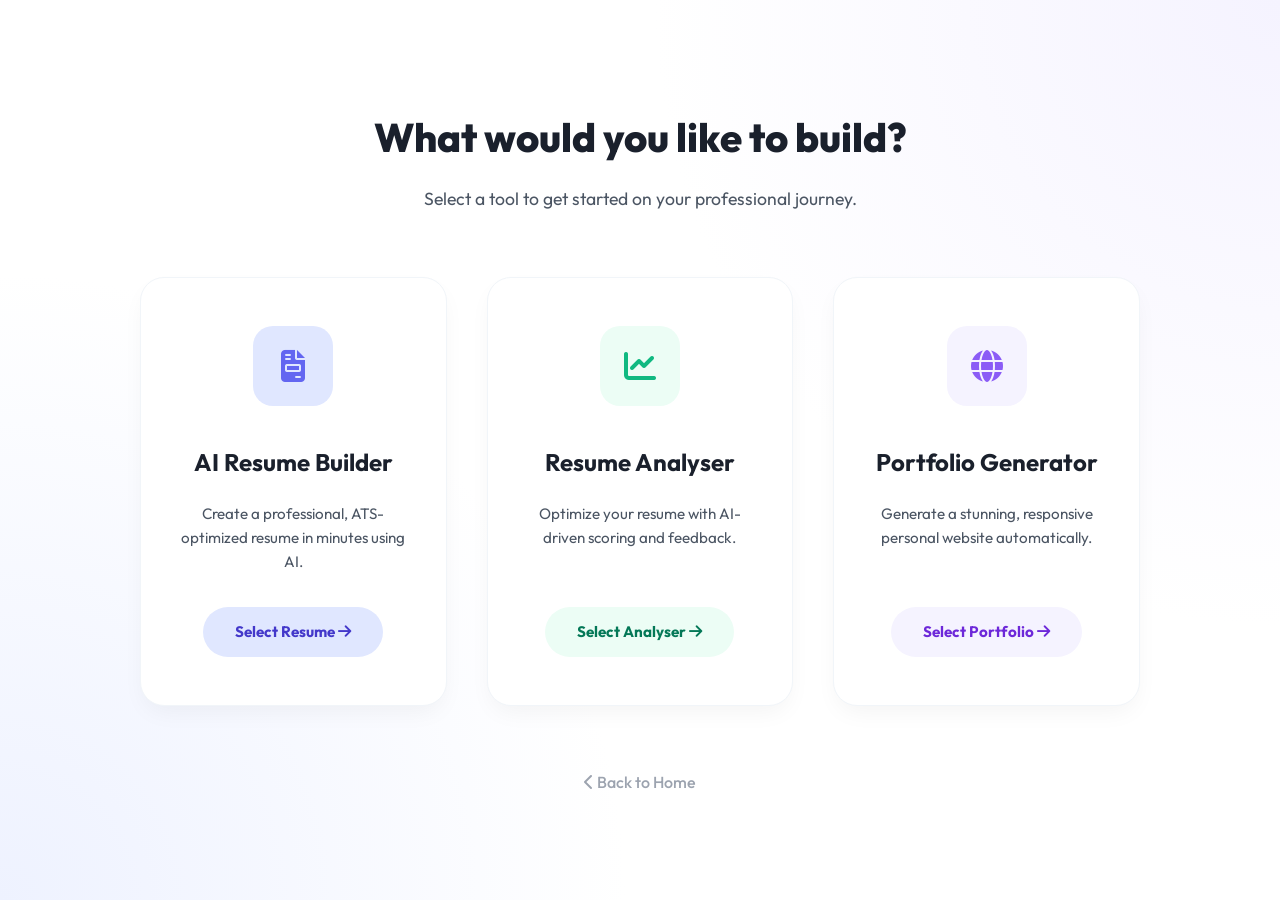
<file: choose.html>
<!DOCTYPE html>
<html lang="en">

<head>
    <meta charset="UTF-8">
    <meta name="viewport" content="width=device-width, initial-scale=1.0">
    <title>Select Tool | SmartProfileBuilder</title>
    <link rel="preconnect" href="https://fonts.googleapis.com">
    <link rel="preconnect" href="https://fonts.gstatic.com" crossorigin>
    <link href="https://fonts.googleapis.com/css2?family=Outfit:wght@300;400;500;600;700&display=swap" rel="stylesheet">
    <link rel="stylesheet" href="https://cdnjs.cloudflare.com/ajax/libs/font-awesome/6.4.0/css/all.min.css">
    <link rel="stylesheet" href="style.css">
    <style>
        .choose-body {
            background: radial-gradient(circle at top right, #f5f3ff 0%, transparent 40%),
                radial-gradient(circle at bottom left, #eef2ff 0%, transparent 40%);
            min-height: 100vh;
            display: flex;
            align-items: center;
            justify-content: center;
            padding: 2rem;
        }

        .selection-container {
            max-width: 1000px;
            width: 100%;
            text-align: center;
        }

        .selection-header {
            margin-bottom: 4rem;
        }

        .selection-header h1 {
            font-size: 2.5rem;
            font-weight: 800;
            color: #1a202c;
            margin-bottom: 1rem;
        }

        .selection-header p {
            color: var(--text-muted);
            font-size: 1.1rem;
        }

        .card-grid {
            display: grid;
            grid-template-columns: 1fr 1fr;
            gap: 2.5rem;
        }

        .choice-card {
            background: #ffffff;
            border-radius: 24px;
            padding: 3rem 2rem;
            text-align: center;
            text-decoration: none;
            color: inherit;
            transition: all 0.4s cubic-bezier(0.4, 0, 0.2, 1);
            border: 1px solid #f1f5f9;
            box-shadow: 0 10px 25px -5px rgba(0, 0, 0, 0.05);
            display: flex;
            flex-direction: column;
            align-items: center;
            position: relative;
            overflow: hidden;
            height: 100%; /* Ensure all cards have same height */
        }

        .card-content {
            flex-grow: 1;
            display: flex;
            flex-direction: column;
            align-items: center;
        }

        .choice-card::before {
            content: '';
            position: absolute;
            top: 0;
            left: 0;
            width: 100%;
            height: 6px;
            background: var(--primary);
            opacity: 0;
            transition: var(--transition);
        }

        .choice-card:hover {
            transform: translateY(-10px);
            box-shadow: 0 25px 50px -12px rgba(99, 102, 241, 0.15);
            border-color: var(--primary-light);
        }

        .choice-card:hover::before {
            opacity: 1;
        }

        .icon-box {
            width: 80px;
            height: 80px;
            border-radius: 20px;
            display: flex;
            align-items: center;
            justify-content: center;
            font-size: 2rem;
            margin-bottom: 2rem;
            transition: var(--transition);
        }

        .resume-icon {
            background-color: #e0e7ff;
            color: #6366f1;
        }

        .portfolio-icon {
            background-color: #f5f3ff;
            color: #8b5cf6;
        }

        .analyser-icon {
            background-color: #ecfdf5;
            color: #10b981;
        }

        .choice-card h2 {
            font-size: 1.5rem;
            font-weight: 700;
            margin-bottom: 1rem;
            color: #1a202c;
            min-height: 3rem; /* Allow space for 2 lines without shifting layout */
            display: flex;
            align-items: center;
        }

        .choice-card p {
            color: var(--text-muted);
            line-height: 1.6;
            margin-bottom: 2rem;
            max-width: 250px;
            font-size: 0.95rem;
        }

        .btn-select {
            padding: 0.8rem 2rem;
            border-radius: 50px;
            font-weight: 700;
            font-size: 0.95rem;
            transition: var(--transition);
            margin-top: auto; /* Push button to bottom */
        }

        .resume-btn {
            background-color: #e0e7ff;
            color: #4338ca;
        }

        .portfolio-btn {
            background-color: #f5f3ff;
            color: #6d28d9;
        }

        .analyser-btn {
            background-color: #ecfdf5;
            color: #047857;
        }

        .choice-card:hover .resume-btn {
            background-color: #6366f1;
            color: #ffffff;
        }

        .choice-card:hover .portfolio-btn {
            background-color: #8b5cf6;
            color: #ffffff;
        }

        .choice-card:hover .analyser-btn {
            background-color: #10b981;
            color: #ffffff;
        }

        @media (min-width: 992px) {
            .card-grid {
                grid-template-columns: 1fr 1fr 1fr;
            }
        }

        @media (max-width: 991px) and (min-width: 769px) {
            .card-grid {
                grid-template-columns: 1fr 1fr;
            }
        }

        @media (max-width: 768px) {
            .card-grid {
                grid-template-columns: 1fr;
            }
        }
    </style>
</head>

<body class="choose-body">
    <div class="selection-container">
        <div class="selection-header">
            <h1>What would you like to build?</h1>
            <p>Select a tool to get started on your professional journey.</p>
        </div>
        <div class="card-grid">
            <!-- Resume Builder -->
            <a href="builder.html" class="choice-card">
                <div class="card-content">
                    <div class="icon-box resume-icon">
                        <i class="fas fa-file-invoice"></i>
                    </div>
                    <h2>AI Resume Builder</h2>
                    <p>Create a professional, ATS-optimized resume in minutes using AI.</p>
                </div>
                <div class="btn-select resume-btn">Select Resume <i class="fas fa-arrow-right"></i></div>
            </a>

            <!-- Resume Analyser -->
            <a href="analyser.html" class="choice-card">
                <div class="card-content">
                    <div class="icon-box analyser-icon">
                        <i class="fas fa-chart-line"></i>
                    </div>
                    <h2>Resume Analyser</h2>
                    <p>Optimize your resume with AI-driven scoring and feedback.</p>
                </div>
                <div class="btn-select analyser-btn">Select Analyser <i class="fas fa-arrow-right"></i></div>
            </a>

            <!-- Portfolio Generator -->
            <a href="portfolio-builder.html" class="choice-card">
                <div class="card-content">
                    <div class="icon-box portfolio-icon">
                        <i class="fas fa-globe"></i>
                    </div>
                    <h2>Portfolio Generator</h2>
                    <p>Generate a stunning, responsive personal website automatically.</p>
                </div>
                <div class="btn-select portfolio-btn">Select Portfolio <i class="fas fa-arrow-right"></i></div>
            </a>
        </div>
        <div style="margin-top: 4rem;">
            <a href="index.html" style="color: var(--text-light); font-weight: 500;"><i class="fas fa-chevron-left"></i>
                Back to Home</a>
        </div>
    </div>
</body>

</html>
</file>
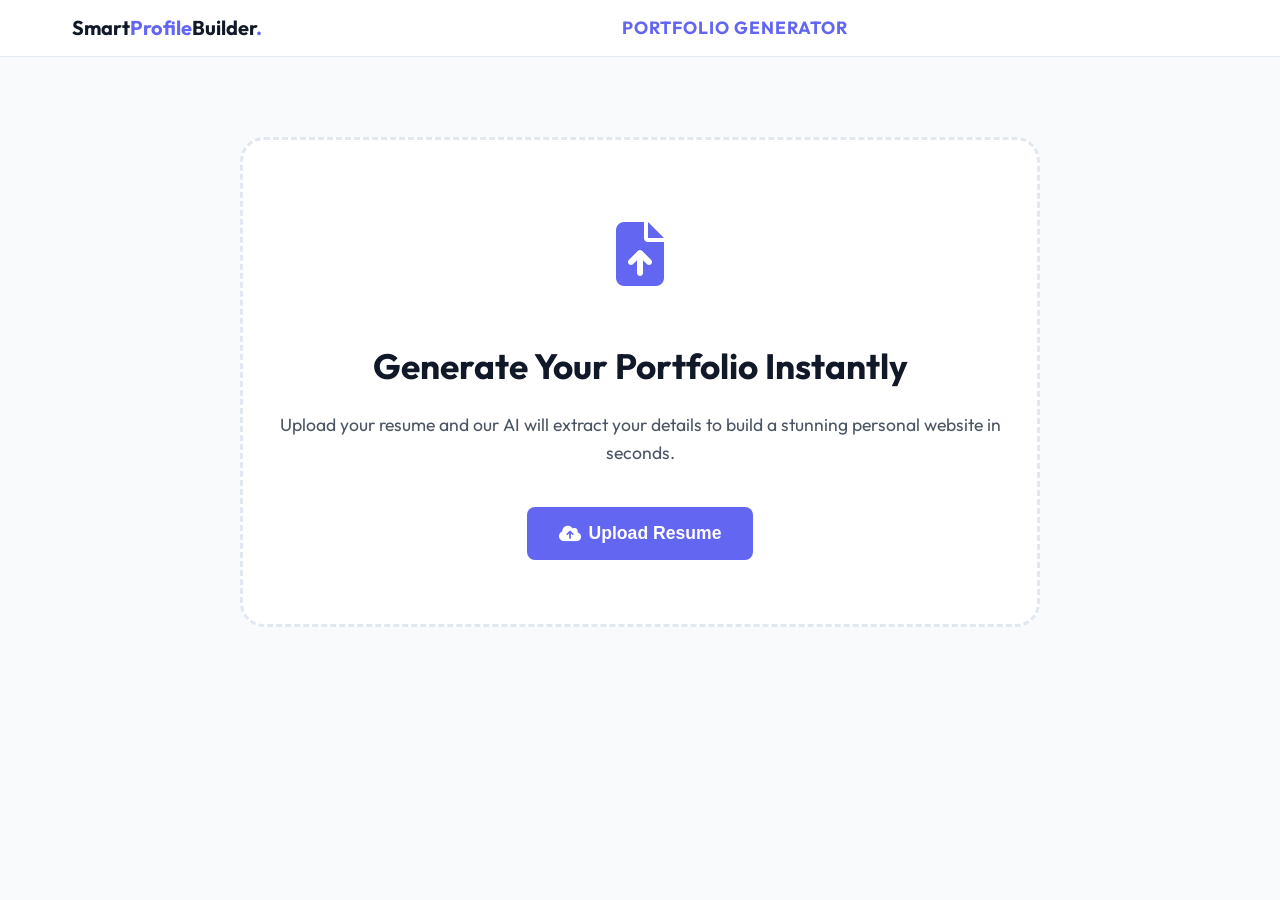
<file: portfolio-builder.html>
<!DOCTYPE html>
<html lang="en">

<head>
    <meta charset="UTF-8">
    <meta name="viewport" content="width=device-width, initial-scale=1.0">
    <title>Portfolio Generator | SmartProfileBuilder</title>
    <link rel="preconnect" href="https://fonts.googleapis.com">
    <link rel="preconnect" href="https://fonts.gstatic.com" crossorigin>
    <link href="https://fonts.googleapis.com/css2?family=Outfit:wght@300;400;500;600;700&display=swap" rel="stylesheet">
    <link rel="stylesheet" href="https://cdnjs.cloudflare.com/ajax/libs/font-awesome/6.4.0/css/all.min.css">
    <link rel="stylesheet" href="style.css">
    <link rel="stylesheet" href="builder.css">
    <link rel="stylesheet" href="portfolio-builder.css">
</head>

<body class="builder-body">

    <nav id="navbar" class="builder-nav">
        <div class="container" style="display: flex; justify-content: space-between; align-items: center;">
            <div style="display: flex; align-items: center; gap: 20px;">
                <button class="btn btn-outline btn-sm" id="nav-back-btn"
                    style="display: none; padding: 0.6rem 1.2rem; border-radius: 8px;" onclick="builderBack()">
                    <i class="fas fa-arrow-left"></i> Back
                </button>
                <div class="logo">
                    <a href="index.html">Smart<span>Profile</span>Builder<span>.</span></a>
                </div>
            </div>
            <div class="builder-title" style="flex: 1; text-align: center;">
                <h1 style="margin: 0; font-size: 1.1rem; letter-spacing: 1px;">PORTFOLIO GENERATOR</h1>
            </div>
            <div class="nav-cta">
                <button class="btn btn-primary" id="final-preview-btn" style="display: none;"
                    onclick="openLivePreview()"><i class="fas fa-eye"></i> Live Preview</button>
            </div>
        </div>
    </nav>

    <main class="builder-container">
        <div class="container">

            <!-- Step 1: Initial Upload (Only thing visible at start) -->
            <div id="initial-upload-step" class="upload-start-area">
                <div class="upload-card shadow-card" data-aos="zoom-in">
                    <div class="upload-icon"><i class="fas fa-file-upload"></i></div>
                    <h2>Generate Your Portfolio Instantly</h2>
                    <p>Upload your resume and our AI will extract your details to build a stunning personal website in
                        seconds.</p>
                    <button class="btn btn-primary btn-lg"
                        onclick="document.getElementById('main-resume-upload').click()">
                        <i class="fas fa-cloud-upload-alt"></i> Upload Resume
                    </button>
                    <input type="file" id="main-resume-upload" hidden onchange="handleMainUpload(this)">
                </div>
            </div>

            <!-- Dashboard (Visible after upload) -->
            <div id="builder-dashboard" style="display: none;">


                <!-- Page 1: Content Setup -->
                <div id="step-1-content" class="step-content-area active">
                    <div class="builder-layout">
                        <aside class="sidebar">
                            <div class="section-nav">
                                <a href="#about-sec" class="active"><i class="fas fa-user-circle"></i> About Me</a>
                                <a href="#skills-sec"><i class="fas fa-code"></i> Skills</a>
                                <a href="#edu-sec"><i class="fas fa-graduation-cap"></i> Education</a>
                                <a href="#cert-sec"><i class="fas fa-certificate"></i> Certifications</a>
                                <a href="#projects-sec"><i class="fas fa-laptop-code"></i> Projects</a>
                                <a href="#links-sec"><i class="fas fa-share-alt"></i> Social Links</a>
                            </div>
                        </aside>

                        <div class="editor-area">
                            <!-- Image Upload Section -->
                            <div class="form-section shadow-card">
                                <div class="section-header-builder">
                                    <h2>Profile Photo</h2>
                                </div>
                                <div class="profile-upload-flex">
                                    <div class="photo-preview" id="photo-preview-box">
                                        <i class="fas fa-user"></i>
                                    </div>
                                    <div class="upload-controls">
                                        <p>Add a professional photo to stand out.</p>
                                        <button class="btn btn-outline btn-sm"
                                            onclick="document.getElementById('profile-img-input').click()">Upload
                                            Photo</button>
                                        <input type="file" id="profile-img-input" hidden onchange="previewImage(this)">
                                    </div>
                                </div>
                            </div>

                            <!-- Extracted Content -->
                            <div id="about-sec" class="form-section shadow-card">
                                <div class="section-header-builder">
                                    <h2>About Me</h2>
                                </div>
                                <div class="form-group full-width">
                                    <label>Brief Introduction</label>
                                    <input type="text" id="p-intro" placeholder="Professional Title/Tagline">
                                </div>
                                <div class="form-group full-width" style="margin-top: 1rem;">
                                    <label>Detailed Bio</label>
                                    <textarea id="p-bio" placeholder="Write about your journey..."></textarea>
                                </div>
                            </div>

                            <div id="skills-sec" class="form-section shadow-card">
                                <div class="section-header-builder">
                                    <h2>Technical Skills</h2>
                                </div>
                                <div class="form-group full-width">
                                    <label>Skills Badges (Comma separated)</label>
                                    <input type="text" id="p-skills" placeholder="JavaScript, React, Python...">
                                </div>
                            </div>

                            <div id="edu-sec" class="form-section shadow-card">
                                <div class="section-header-builder">
                                    <h2>Education</h2>
                                    <button class="btn-add" onclick="addEdu()">+ Add</button>
                                </div>
                                <div id="p-edu-container" class="items-container">
                                    <!-- Education items will be injected -->
                                </div>
                            </div>

                            <div id="cert-sec" class="form-section shadow-card">
                                <div class="section-header-builder">
                                    <h2>Certifications & Workshops</h2>
                                    <button class="btn-add" onclick="addCert()">+ Add</button>
                                </div>
                                <div id="p-cert-container" class="items-container">
                                    <!-- Certification items will be injected -->
                                </div>
                            </div>

                            <div id="projects-sec" class="form-section shadow-card">
                                <div class="section-header-builder">
                                    <h2>Featured Projects</h2>
                                    <button class="btn-add" onclick="addProject()">+ Add</button>
                                </div>
                                <div id="p-projects-container" class="items-container">
                                    <!-- Project items will be injected -->
                                </div>
                            </div>

                            <div id="links-sec" class="form-section shadow-card">
                                <div class="section-header-builder">
                                    <h2>Contact & Social</h2>
                                </div>
                                <div class="grid-form">
                                    <div class="form-group">
                                        <label>GitHub</label>
                                        <input type="url" id="p-github" placeholder="https://github.com/...">
                                    </div>
                                    <div class="form-group">
                                        <label>LinkedIn</label>
                                        <input type="url" id="p-linkedin" placeholder="https://linkedin.com/...">
                                    </div>
                                    <div class="form-group">
                                        <label>Email</label>
                                        <input type="email" id="p-email" placeholder="email@example.com">
                                    </div>
                                    <div class="form-group">
                                        <label>Phone</label>
                                        <input type="tel" id="p-phone" placeholder="Phone number">
                                    </div>
                                </div>
                            </div>

                            <div class="nav-btns" style="text-align: center; margin-top: 4rem;">
                                <p style="color: #64748b; margin-bottom: 2rem; font-weight: 500;">Review your details
                                    above, then proceed to the next step.</p>
                                <button class="btn btn-primary btn-lg" onclick="goToStep(2)"
                                    style="padding: 1.2rem 4rem; border-radius: 50px; background: linear-gradient(135deg, #6366f1, #a855f7); border: none; box-shadow: 0 10px 25px rgba(99, 102, 241, 0.4); font-size: 1.2rem; font-weight: 700;">Continue
                                    to Design Selection <i class="fas fa-arrow-right"
                                        style="margin-left: 10px;"></i></button>
                            </div>
                        </div>
                    </div>
                </div>

                <!-- Page 2: Design & Theme -->
                <div id="step-2-content" class="step-content-area">
                    <div class="selection-header-design">
                        <h2 style="color: #6366f1; font-weight: 700;">Choose My Portfolio Design</h2>
                        <p style="color: #64748b; margin-top: 0.5rem;">Choose a color palette that matches your personal
                            brand.</p>
                    </div>

                    <div id="themes-grid" class="design-grid active" style="margin-top: 2rem;">
                        <div class="theme-card selected" style="--theme-col: linear-gradient(135deg, #6366f1, #a855f7)"
                            data-theme="indigo-purple"><span>Indigo Bloom</span></div>
                        <div class="theme-card" style="--theme-col: linear-gradient(135deg, #06b6d4, #10b981)"
                            data-theme="ocean-teal"><span>Ocean Teal</span></div>
                        <div class="theme-card" style="--theme-col: linear-gradient(135deg, #f43f5e, #fb923c)"
                            data-theme="sunset-rose"><span>Sunset Rose</span></div>
                        <!-- ... other 7 themes ... -->
                    </div>

                    <div class="nav-btns" style="text-align: right; margin-top: 3rem;">
                        <button class="btn btn-primary btn-lg" onclick="goToStep(3)"
                            style="padding: 1rem 3rem; background: #10b981; border: none; border-radius: 50px; box-shadow: 0 10px 20px rgba(16, 185, 129, 0.2);">Finish
                            & Launch <i class="fas fa-rocket"></i></button>
                    </div>
                </div>

                <!-- Page 3: Launch -->
                <div id="step-3-content" class="step-content-area launch-area">
                    <div class="success-box">
                        <div class="rocket-icon"><i class="fas fa-check-circle"></i></div>
                        <h2 style="color: #1a202c; font-weight: 800; font-size: 2.2rem; margin-bottom: 0.5rem;">Your
                            Portfolio is Ready!</h2>
                        <p style="color: #64748b; margin-bottom: 2rem; font-size: 1.1rem; line-height: 1.6;">Your
                            website has been generated. To get a permanent live link, download the file below and upload
                            it to a service like <b>Netlify</b> or <b>GitHub Pages</b>.</p>

                        <div class="launch-actions" style="display: flex; flex-direction: column; gap: 1rem;">
                            <button class="btn btn-primary btn-lg" onclick="downloadPortfolioHTML()"
                                style="padding: 1.5rem 3rem; border-radius: 50px; width: 100%; font-size: 1.2rem; background: linear-gradient(135deg, #6366f1, #a855f7); border: none; box-shadow: 0 10px 25px rgba(99, 102, 241, 0.4);">
                                <i class="fas fa-download"></i> Download & Save My Website
                            </button>
                            <button class="btn btn-outline btn-lg" onclick="copyPortfolioLink()"
                                style="border-radius: 50px; width: 100%; padding: 1rem; border-color: #6366f1; color: #6366f1;">
                                <i class="fas fa-copy"></i> Copy Link (Simulated)
                            </button>
                            <button class="btn btn-outline btn-lg" onclick="openLivePreview()"
                                style="border-radius: 50px; width: 100%; padding: 1rem;">
                                <i class="fas fa-eye"></i> Preview Before Saving
                            </button>
                        </div>

                        <div
                            style="margin-top: 3rem; padding-top: 2rem; border-top: 1px solid #f1f5f9; text-align: left;">
                            <h4 style="color: #1a202c; margin-bottom: 1rem;"><i class="fas fa-rocket"
                                    style="color: #6366f1;"></i> How to get a Live Link:</h4>
                            <ol style="color: #64748b; padding-left: 1.5rem; font-size: 0.95rem; line-height: 1.8;">
                                <li>Click the <b>Download</b> button above.</li>
                                <li>Go to <a href="https://app.netlify.com/drop" target="_blank"
                                        style="color: #6366f1; font-weight: 600; text-decoration: underline;">Netlify
                                        Drop</a>.</li>
                                <li>Drag and drop your downloaded file there.</li>
                                <li>You'll get a real link you can share with anyone!</li>
                            </ol>
                        </div>
                    </div>
                </div>
            </div>

        </div>
    </main>

    <!-- Full Screen Live Preview Modal -->
    <div id="live-portfolio-modal" class="portfolio-modal">
        <div class="modal-nav">
            <button class="btn-close-modal" onclick="closeLivePreview()"><i class="fas fa-arrow-left"></i> Back to
                Builder</button>
            <div class="theme-quick-switch">
                <span style="color: white; font-size: 0.9rem; margin-right: 10px;">Quick Theme:</span>
                <div class="t-dot t-1" onclick="changeTheme('#6366f1', '#a855f7')"></div>
                <div class="t-dot t-2" onclick="changeTheme('#06b6d4', '#10b981')"></div>
                <div class="t-dot t-3" onclick="changeTheme('#f43f5e', '#fb923c')"></div>
            </div>
        </div>
        <iframe id="portfolio-frame" class="portfolio-frame"></iframe>
    </div>

    <script src="portfolio-builder.js"></script>
</body>

</html>
</file>
<file: style.css>
:root {
    --primary: #6366f1;
    --primary-light: #e0e7ff;
    --primary-dark: #4338ca;
    --secondary: #8b5cf6;
    --background: #ffffff;
    --text-main: #111827;
    --text-muted: #4b5563;
    --text-light: #9ca3af;
    --white: #ffffff;
    --gray-50: #f9fafb;
    --gray-100: #f3f4f6;
    --gray-200: #e5e7eb;
    --transition: all 0.3s cubic-bezier(0.4, 0, 0.2, 1);
    --shadow-sm: 0 1px 2px 0 rgba(0, 0, 0, 0.05);
    --shadow-md: 0 4px 6px -1px rgba(0, 0, 0, 0.1), 0 2px 4px -1px rgba(0, 0, 0, 0.06);
    --shadow-lg: 0 10px 15px -3px rgba(0, 0, 0, 0.1), 0 4px 6px -2px rgba(0, 0, 0, 0.05);
    --container-width: 1200px;
}

* {
    margin: 0;
    padding: 0;
    box-sizing: border-box;
}

body {
    font-family: 'Outfit', sans-serif;
    color: var(--text-main);
    background-color: var(--white);
    line-height: 1.6;
    overflow-x: hidden;
}

ul {
    list-style: none;
}

a {
    text-decoration: none;
    color: inherit;
    transition: var(--transition);
}

.container {
    max-width: var(--container-width);
    margin: 0 auto;
    padding: 0 2rem;
}

/* Announcement Bar */
.announcement-bar {
    background-color: #f5f3ff;
    padding: 0.75rem;
    display: flex;
    justify-content: center;
    align-items: center;
    gap: 1rem;
    font-weight: 500;
    font-size: 0.9rem;
    color: var(--primary-dark);
}

.announcement-bar .badge {
    background-color: var(--primary);
    color: var(--white);
    padding: 0.2rem 0.6rem;
    border-radius: 4px;
    font-size: 0.75rem;
    text-transform: uppercase;
    letter-spacing: 0.5px;
}

/* Navigation */
#navbar {
    position: sticky;
    top: 0;
    z-index: 1000;
    padding: 1.5rem 0;
    background: transparent;
    transition: var(--transition);
}

#navbar.scrolled {
    padding: 1rem 0;
    background: rgba(255, 255, 255, 0.8);
    backdrop-filter: blur(10px);
    box-shadow: var(--shadow-sm);
}

#navbar .container {
    display: flex;
    justify-content: space-between;
    align-items: center;
}

.logo a {
    font-size: 1.5rem;
    font-weight: 700;
    color: var(--text-main);
}

.logo span {
    color: var(--primary);
}

.nav-links {
    display: flex;
    gap: 2.5rem;
}

.nav-links a {
    font-weight: 500;
    color: var(--text-muted);
}

.nav-links a:hover {
    color: var(--primary);
}

.nav-cta {
    display: flex;
    gap: 1rem;
    align-items: center;
}

.btn {
    display: inline-flex;
    align-items: center;
    justify-content: center;
    padding: 0.75rem 1.5rem;
    border-radius: 8px;
    font-weight: 600;
    cursor: pointer;
    transition: var(--transition);
    border: none;
    gap: 0.5rem;
}

.btn-primary {
    background-color: var(--primary);
    color: var(--white);
}

.btn-primary:hover {
    background-color: var(--primary-dark);
    transform: translateY(-2px);
    box-shadow: 0 10px 20px -5px rgba(16, 185, 129, 0.4);
}

.btn-outline {
    background-color: transparent;
    border: 1px solid var(--gray-200);
    color: var(--text-muted);
}

.btn-outline:hover {
    background-color: var(--gray-50);
    border-color: var(--primary);
    color: var(--primary);
}

.btn-secondary {
    background-color: transparent;
    border: 1px solid var(--gray-200);
    color: var(--text-main);
}

.btn-secondary:hover {
    background-color: var(--gray-50);
}

.btn-lg {
    padding: 1rem 2rem;
    font-size: 1.1rem;
}

.menu-toggle {
    display: none;
    font-size: 1.5rem;
    color: var(--text-main);
}

/* Hero Section */
.hero {
    position: relative;
    padding: 8rem 0;
    text-align: center;
    background: radial-gradient(circle at top left, #eef2ff 0%, transparent 50%),
        radial-gradient(circle at bottom right, #f5f3ff 0%, transparent 50%);
}

.trust-badge {
    display: flex;
    flex-direction: column;
    align-items: center;
    margin-bottom: 2rem;
}

.user-avatars {
    display: flex;
    margin-bottom: 0.5rem;
}

.user-avatars img {
    width: 32px;
    height: 32px;
    border-radius: 50%;
    border: 2px solid var(--white);
    margin-left: -8px;
}

.user-avatars img:first-child {
    margin-left: 0;
}

.trust-text {
    display: flex;
    align-items: center;
    gap: 0.5rem;
}

.stars {
    color: #f59e0b;
    font-size: 0.9rem;
}

.trust-text p {
    font-size: 0.9rem;
    font-weight: 500;
    color: var(--text-muted);
}

.hero h1 {
    font-size: 4rem;
    line-height: 1.1;
    font-weight: 800;
    margin-bottom: 1.5rem;
    color: #1a202c;
}

.highlight {
    color: var(--primary);
}

.subtitle {
    font-size: 1.25rem;
    color: var(--text-muted);
    max-width: 600px;
    margin: 0 auto 2.5rem;
}

.hero-btns {
    display: flex;
    justify-content: center;
    gap: 1.5rem;
    margin-bottom: 4rem;
}

.trusted-by p {
    font-size: 0.9rem;
    text-transform: uppercase;
    letter-spacing: 1px;
    color: var(--text-light);
    margin-bottom: 2rem;
}

.brand-grid {
    display: flex;
    justify-content: center;
    align-items: center;
    gap: 4rem;
    opacity: 0.5;
    flex-wrap: wrap;
}

.brand-grid img {
    height: 30px;
    filter: grayscale(1);
    transition: var(--transition);
}

.brand-grid img:hover {
    filter: grayscale(0);
    opacity: 1;
}

/* Process Section */
.process {
    padding: 8rem 0;
    background-color: var(--white);
}

.section-header {
    text-align: center;
    max-width: 700px;
    margin: 0 auto 4rem;
}

.badge-pill {
    display: inline-flex;
    align-items: center;
    gap: 0.5rem;
    background-color: var(--primary-light);
    color: var(--primary-dark);
    padding: 0.5rem 1.2rem;
    border-radius: 50px;
    font-weight: 600;
    font-size: 0.85rem;
    margin-bottom: 1.5rem;
}

.section-header h2 {
    font-size: 3rem;
    font-weight: 700;
    margin-bottom: 1.5rem;
}

.section-header p {
    font-size: 1.1rem;
    color: var(--text-muted);
}

.process-grid {
    display: grid;
    grid-template-columns: 1fr 1fr;
    gap: 4rem;
    align-items: center;
}

.image-stack {
    position: relative;
    height: 500px;
}

.img-main {
    width: 85%;
    height: 380px;
    object-fit: cover;
    border-radius: 24px;
    box-shadow: 0 20px 40px rgba(0, 0, 0, 0.1);
    z-index: 1;
    position: relative;
    border: 1px solid rgba(0, 0, 0, 0.05);
}

.img-sub {
    width: 55%;
    height: 280px;
    object-fit: cover;
    border-radius: 20px;
    box-shadow: 0 25px 50px -12px rgba(0, 0, 0, 0.15);
    position: absolute;
    bottom: 20px;
    right: -20px;
    z-index: 2;
    border: 8px solid var(--white);
}

.process-steps {
    display: flex;
    flex-direction: column;
    gap: 1.5rem;
}

.step-card {
    display: flex;
    gap: 1.5rem;
    padding: 1.5rem;
    border-radius: 16px;
    border: 1px solid transparent;
    transition: var(--transition);
}

.step-card.active {
    background-color: #f0f7ff;
    border-color: #d1e9ff;
}

.step-card:hover:not(.active) {
    background-color: var(--gray-50);
}

.step-icon {
    flex-shrink: 0;
    width: 50px;
    height: 50px;
    border-radius: 12px;
    background-color: #e0e7ff;
    color: #4f46e5;
    display: flex;
    align-items: center;
    justify-content: center;
    font-size: 1.25rem;
}

.step-icon.green {
    background-color: #dcfce7;
    color: #16a34a;
}

.step-icon.orange {
    background-color: #ffedd5;
    color: #ea580c;
}

.step-content h3 {
    font-size: 1.25rem;
    margin-bottom: 0.5rem;
}

.step-content p {
    color: var(--text-muted);
}

/* Testimonials */
.testimonials {
    padding: 8rem 0;
    background-color: var(--gray-50);
}

.testimonial-grid {
    display: grid;
    grid-template-columns: repeat(auto-fit, minmax(300px, 1fr));
    gap: 2rem;
}

.testimonial-card {
    background-color: var(--white);
    padding: 2rem;
    border-radius: 20px;
    box-shadow: var(--shadow-md);
    transition: var(--transition);
    border: 1px solid var(--gray-100);
}

.testimonial-card:hover {
    transform: translateY(-5px);
    box-shadow: var(--shadow-lg);
    border-color: var(--primary-light);
}

.user-info {
    display: flex;
    align-items: center;
    gap: 1rem;
    margin-bottom: 1.5rem;
}

.user-info img {
    width: 48px;
    height: 48px;
    border-radius: 50%;
    object-fit: cover;
}

.user-info h4 {
    font-weight: 600;
}

.user-info span {
    font-size: 0.85rem;
    color: var(--text-muted);
}

.verified {
    color: var(--primary);
    font-size: 0.8rem;
    margin-left: 2px;
}

.testimonial-card p {
    color: var(--text-main);
    font-size: 1.05rem;
}

.process-grid.reverse {
    grid-template-columns: 1fr 1fr;
    direction: ltr;
}

.process-grid.reverse>*:first-child {
    order: 2;
}

.process-grid.reverse>*:last-child {
    order: 1;
}

.left-align {
    text-align: left;
    margin-left: 0;
}

.step-icon.purple {
    background-color: #f5f3ff;
    color: #8b5cf6;
}

.step-icon.blue {
    background-color: #eff6ff;
    color: #3b82f6;
}

.portfolio-section {
    padding-top: 0;
}

/* CTA Section */
.cta {
    padding: 4rem 0 8rem;
}

.cta-box {
    background-color: var(--white);
    border: 1px dashed var(--gray-200);
    padding: 4rem;
    border-radius: 24px;
    text-align: left;
    display: flex;
    justify-content: space-between;
    align-items: center;
    gap: 4rem;
}

.cta-box h3 {
    font-size: 2rem;
    font-weight: 700;
    max-width: 600px;
}

/* Footer */
footer {
    padding: 6rem 0 4rem;
    background-color: #f8faff;
    border-top: 1px solid var(--gray-100);
}

.footer-grid {
    display: grid;
    grid-template-columns: 1fr 2fr;
    gap: 4rem;
}

.footer-links {
    display: grid;
    grid-template-columns: repeat(3, 1fr);
    gap: 2rem;
}

.link-group h5 {
    font-size: 1.1rem;
    font-weight: 700;
    margin-bottom: 1.5rem;
}

.link-group ul li {
    margin-bottom: 0.75rem;
}

.link-group ul li a {
    color: var(--text-muted);
    font-weight: 500;
}

.link-group ul li a:hover {
    color: var(--primary);
}

.badge-hiring {
    background-color: var(--primary);
    color: var(--white);
    padding: 0.1rem 0.5rem;
    border-radius: 4px;
    font-size: 0.7rem;
    margin-left: 0.5rem;
}

/* Responsive */
@media (max-width: 991px) {
    .hero h1 {
        font-size: 3rem;
    }

    .process-grid {
        grid-template-columns: 1fr;
    }

    .image-stack {
        height: 400px;
        margin-bottom: 4rem;
    }

    .footer-grid {
        grid-template-columns: 1fr;
    }

    .cta-box {
        flex-direction: column;
        text-align: center;
        gap: 2rem;
    }
}

@media (max-width: 768px) {

    .nav-links,
    .nav-cta {
        display: none;
    }

    .menu-toggle {
        display: block;
    }

    .hero {
        padding: 4rem 0;
    }

    .section-header h2 {
        font-size: 2.2rem;
    }

    .footer-links {
        grid-template-columns: repeat(2, 1fr);
    }
}

/* Authentication Modal */
.modal-overlay {
    position: fixed;
    top: 0;
    left: 0;
    width: 100%;
    height: 100%;
    background: rgba(0, 0, 0, 0.4);
    backdrop-filter: blur(8px);
    display: none;
    justify-content: center;
    align-items: center;
    z-index: 2000;
}

.auth-modal {
    background: white;
    width: 90%;
    max-width: 450px;
    padding: 3rem 2.5rem;
    border-radius: 24px;
    position: relative;
    box-shadow: 0 25px 50px -12px rgba(0, 0, 0, 0.25);
}

.close-modal {
    position: absolute;
    top: 1.5rem;
    right: 1.5rem;
    background: none;
    border: none;
    font-size: 2rem;
    color: var(--text-light);
    cursor: pointer;
    line-height: 1;
}

.auth-header {
    text-align: center;
    margin-bottom: 2rem;
}

.auth-header h2 {
    font-size: 1.75rem;
    font-weight: 800;
    margin-bottom: 0.5rem;
    color: #1a202c;
}

.auth-header p {
    color: var(--text-muted);
}

.auth-options {
    margin-bottom: 2rem;
}

.google-btn {
    width: 100%;
    display: flex;
    align-items: center;
    justify-content: center;
    gap: 12px;
    padding: 0.85rem;
    background: white;
    border: 1px solid var(--gray-200);
    border-radius: 12px;
    font-weight: 600;
    font-size: 1rem;
    cursor: pointer;
    transition: var(--transition);
    color: #1a202c;
}

.google-btn:hover {
    background: var(--gray-50);
    border-color: #6366f1;
}

.google-btn img {
    width: 24px;
    height: 24px;
}

.auth-divider {
    text-align: center;
    border-bottom: 1px solid var(--gray-100);
    line-height: 0.1em;
    margin: 2rem 0;
}

.auth-divider span {
    background: #fff;
    padding: 0 1rem;
    color: var(--text-light);
    font-size: 0.85rem;
    text-transform: uppercase;
    letter-spacing: 1px;
}

.auth-form .form-group {
    margin-bottom: 1.25rem;
}

.auth-form label {
    display: block;
    font-size: 0.9rem;
    font-weight: 600;
    margin-bottom: 0.5rem;
    color: #4a5568;
}

.auth-form input {
    width: 100%;
    padding: 0.85rem 1rem;
    border-radius: 10px;
    border: 1px solid var(--gray-200);
    font-family: inherit;
    font-size: 1rem;
    transition: var(--transition);
}

.auth-form input:focus {
    outline: none;
    border-color: #6366f1;
    box-shadow: 0 0 0 4px rgba(99, 102, 241, 0.1);
}

.btn-full {
    width: 100%;
    margin-top: 1rem;
}

.auth-footer {
    text-align: center;
    margin-top: 2rem;
    font-size: 0.95rem;
    color: var(--text-muted);
}

.auth-footer a {
    color: #6366f1;
    font-weight: 600;
}

/* User Profile Dropdown */
.user-dropdown {
    position: absolute;
    top: 130%;
    right: 0;
    background: white;
    min-width: 180px;
    border-radius: 12px;
    box-shadow: 0 10px 25px rgba(0, 0, 0, 0.1);
    border: 1px solid var(--gray-100);
    padding: 0.5rem;
    display: none;
    flex-direction: column;
    z-index: 1001;
    overflow: hidden;
    text-align: left;
}

.user-dropdown.active {
    display: flex;
    animation: slideDown 0.2s ease-out;
}

.dropdown-item {
    padding: 0.75rem 1rem;
    display: flex;
    align-items: center;
    gap: 10px;
    font-size: 0.9rem;
    color: var(--text-main);
    transition: var(--transition);
    border-radius: 8px;
}

.dropdown-item:hover {
    background-color: var(--gray-50);
    color: var(--primary);
}

.dropdown-item i {
    width: 16px;
    text-align: center;
}

.dropdown-divider {
    height: 1px;
    background-color: var(--gray-100);
    margin: 0.5rem 0;
}

.logout-item {
    color: #ef4444 !important;
}

.logout-item:hover {
    background-color: #fef2f2 !important;
}

@keyframes slideDown {
    from {
        opacity: 0;
        transform: translateY(-10px);
    }

    to {
        opacity: 1;
        transform: translateY(0);
    }
}
</file>
<file: builder.css>
/* Main Design System */
:root {
    --primary: #6366f1;
    --primary-light: #e0e7ff;
    --primary-dark: #4338ca;
    --secondary: #8b5cf6;
    --background: #ffffff;
    --text-main: #111827;
    --text-muted: #4b5563;
    --text-light: #9ca3af;
    --white: #ffffff;
    --gray-50: #f9fafb;
    --gray-100: #f3f4f6;
    --gray-200: #e5e7eb;
    --transition: all 0.3s cubic-bezier(0.4, 0, 0.2, 1);
    --shadow-sm: 0 1px 2px 0 rgba(0, 0, 0, 0.05);
    --shadow-md: 0 4px 6px -1px rgba(0, 0, 0, 0.1), 0 2px 4px -1px rgba(0, 0, 0, 0.06);
    --shadow-lg: 0 10px 15px -3px rgba(0, 0, 0, 0.1), 0 4px 6px -2px rgba(0, 0, 0, 0.05);
    
    --theme-color: #6366f1;
    --doc-font-size: 14px;
    --doc-line-height: 1.5;
}

/* Builder Specific Styles */
.builder-body {
    background-color: #f3f4f6;
    height: 100vh;
    overflow: hidden;
    display: flex;
    flex-direction: column;
}

.builder-nav {
    background: #ffffff !important;
    border-bottom: 1px solid #e2e8f0;
    padding: 0.75rem 1.5rem !important;
    flex-shrink: 0;
}

.builder-nav .container-fluid {
    display: flex;
    justify-content: space-between;
    align-items: center;
}

.builder-nav .logo a {
    color: var(--text-main);
    font-size: 1.25rem;
    font-weight: bold;
    text-decoration: none;
}
.builder-nav .logo span { color: var(--primary); }

.builder-title h1 {
    font-size: 1.1rem;
    font-weight: 700;
    color: var(--primary);
    letter-spacing: 1px;
    margin: 0;
}

/* 3-Column Layout */
.builder-container-fluid {
    flex: 1;
    padding: 1rem;
    overflow: hidden;
}

.builder-layout {
    display: grid;
    grid-template-columns: 350px 1fr 300px;
    gap: 1.5rem;
    height: 100%;
}

/* Panels */
.left-panel, .right-panel {
    background: #ffffff;
    border-radius: 12px;
    box-shadow: var(--shadow-md);
    display: flex;
    flex-direction: column;
    overflow: hidden;
}

.center-panel {
    background: #e2e8f0;
    border-radius: 12px;
    box-shadow: inset 0 2px 4px rgba(0,0,0,0.06);
    overflow-y: auto;
    overflow-x: auto;
    display: flex;
    justify-content: center;
    padding: 2rem;
}

.panel-header {
    background: #f8fafc;
    padding: 1rem 1.5rem;
    border-bottom: 1px solid #e2e8f0;
    font-weight: 600;
    flex-shrink: 0;
}

.panel-header h3 { margin: 0; font-size: 1.1rem; color: #1e293b; display: flex; align-items: center; gap: 0.5rem; }
.panel-header h3 i { color: var(--primary); }

.editor-area {
    padding: 1rem;
    overflow-y: auto;
    flex: 1;
}

.settings-area {
    padding: 1.5rem;
    overflow-y: auto;
    flex: 1;
}

/* Accordion Forms */
details.form-section {
    background: #ffffff;
    border: 1px solid #e2e8f0;
    border-radius: 8px;
    margin-bottom: 1rem;
}

details.form-section > summary {
    list-style: none; /* remove default arrow */
    cursor: pointer;
    padding: 1rem;
    user-select: none;
}

details.form-section > summary::-webkit-details-marker {
    display: none;
}

.section-header-builder {
    display: flex;
    justify-content: space-between;
    align-items: center;
}

.section-header-builder h2 {
    font-size: 1.05rem;
    font-weight: 600;
    color: #1a202c;
    margin: 0;
    display: flex;
    align-items: center;
    gap: 0.5rem;
}

.section-header-builder h2 i { color: var(--text-light); }

.section-header-builder .actions {
    display: flex;
    align-items: center;
    gap: 0.75rem;
}

details[open] summary .toggle-icon {
    transform: rotate(180deg);
}

.toggle-icon {
    transition: transform 0.3s ease;
    color: var(--text-light);
}

.p-inner { padding: 0 1rem 1rem 1rem; border-top: 1px solid #f1f5f9; margin-top: 0.5rem; padding-top: 1rem; }

.grid-form {
    display: grid;
    grid-template-columns: 1fr;
    gap: 1rem;
}

.form-group {
    display: flex;
    flex-direction: column;
    gap: 0.4rem;
}

.form-group.full-width { grid-column: span 1; }

.form-group label {
    font-size: 0.8rem;
    font-weight: 600;
    color: var(--text-muted);
}

input, textarea, select {
    padding: 0.6rem 0.8rem;
    border-radius: 6px;
    border: 1px solid #cbd5e1;
    font-family: inherit;
    font-size: 0.9rem;
    width: 100%;
    box-sizing: border-box;
    transition: var(--transition);
}

input:focus, textarea:focus, select:focus {
    outline: none;
    border-color: var(--primary);
    box-shadow: 0 0 0 2px rgba(99, 102, 241, 0.1);
}

textarea { min-height: 80px; resize: vertical; }

.item-card {
    background: #f8fafc;
    border: 1px solid #e2e8f0;
    padding: 1rem;
    border-radius: 8px;
    margin-bottom: 1rem;
    position: relative;
}

.item-header {
    display: flex;
    justify-content: space-between;
    align-items: center;
    margin-bottom: 1rem;
    padding-bottom: 0.5rem;
    border-bottom: 1px solid #e2e8f0;
}

.item-header span {
    font-weight: 600;
    font-size: 0.8rem;
    color: var(--text-muted);
}

.btn-add {
    background-color: var(--primary-light);
    color: var(--primary-dark);
    border: none;
    padding: 0.3rem 0.6rem;
    border-radius: 4px;
    font-size: 0.75rem;
    font-weight: 600;
    cursor: pointer;
}
.btn-delete { background: #fee2e2; color: #ef4444; border: none; padding: 0.3rem 0.6rem; border-radius: 4px; cursor: pointer; }
.btn-delete:hover { background: #ef4444; color: white; }

/* Settings / Right Sidebar */
.settings-section h4 { font-size: 0.95rem; margin-bottom: 1rem; color: #1e293b; border-bottom: 1px solid #e2e8f0; padding-bottom: 0.5rem;}
.mt-4 { margin-top: 1.5rem; }
.mt-3 { margin-top: 1rem; }

.template-grid {
    display: grid;
    grid-template-columns: 1fr 1fr;
    gap: 1rem;
}

.template-option {
    border: 2px solid #e2e8f0;
    border-radius: 8px;
    padding: 0.5rem;
    cursor: pointer;
    text-align: center;
    transition: all 0.2s;
}

.template-option:hover { border-color: #cbd5e1; }
.template-option.active { border-color: var(--primary); background: var(--primary-light); }

/* Mini visual representation of templates using linear-gradients and pseudo-elements */
.template-preview {
    height: 120px;
    background: #fff;
    border: 1px solid #e2e8f0;
    border-radius: 6px;
    margin-bottom: 0.5rem;
    position: relative;
    overflow: hidden;
    transition: transform 0.2s;
}

.template-option:hover .template-preview {
    transform: scale(1.02);
}

/* Base line drawing vars */
:root {
    --l-dark: #cbd5e1;
    --l-light: #e2e8f0;
    --l-thm: var(--theme-color, #6366f1);
}

/* 1. Azurill (Left light sidebar) */
.tmpl-azurill {
    background: linear-gradient(90deg, #f8fafc 35%, transparent 35%);
}
.tmpl-azurill::before {
    content: ''; position: absolute; top: 10px; left: 10px; width: 20%; height: 2px; background: var(--l-dark);
    box-shadow: 0 8px 0 var(--l-light), 0 16px 0 var(--l-light), 0 32px 0 var(--l-dark), 0 40px 0 var(--l-light);
}
.tmpl-azurill::after {
    content: ''; position: absolute; top: 10px; left: 45%; width: 45%; height: 4px; background: var(--l-dark);
    box-shadow: 0 12px 0 0 var(--l-thm), 0 24px 0 -1px var(--l-light), 0 30px 0 -1px var(--l-light), 0 46px 0 -1px var(--l-light), 0 52px 0 -1px var(--l-light);
}

/* 2. Bronzor (Top header center) */
.tmpl-bronzor::before {
    content: ''; position: absolute; top: 10px; left: 30%; width: 40%; height: 4px; background: var(--l-dark);
    box-shadow: 0 8px 0 0 var(--l-thm), 0 16px 0 -1px var(--l-light);
}
.tmpl-bronzor::after {
    content: ''; position: absolute; top: 40px; left: 10%; width: 80%; height: 2px; background: var(--l-thm);
    box-shadow: 0 8px 0 var(--l-light), 0 16px 0 var(--l-light), 0 32px 0 var(--l-thm), 0 40px 0 var(--l-light), 0 48px 0 var(--l-light);
}

/* 3. Chikorita (Right dark sidebar) */
.tmpl-chikorita {
    background: linear-gradient(270deg, var(--l-thm) 35%, transparent 35%);
}
.tmpl-chikorita::before {
    content: ''; position: absolute; top: 10px; left: 10px; width: 40%; height: 4px; background: var(--l-dark);
    box-shadow: 0 12px 0 -1px var(--l-light), 0 24px 0 -1px var(--l-light), 0 40px 0 -1px var(--l-light), 0 56px 0 -1px var(--l-light);
}
.tmpl-chikorita::after {
    content: ''; position: absolute; top: 15px; right: 10px; width: 20%; height: 2px; background: rgba(255,255,255,0.7);
    box-shadow: 0 8px 0 rgba(255,255,255,0.4), 0 24px 0 rgba(255,255,255,0.7), 0 32px 0 rgba(255,255,255,0.4);
}

/* 4. Ditto (Top banner, Two col) */
.tmpl-ditto {
    background: linear-gradient(180deg, var(--l-thm) 25px, transparent 25px), linear-gradient(90deg, transparent 70%, #f8fafc 70%);
}
.tmpl-ditto::before {
    content: ''; position: absolute; top: 8px; left: 10px; width: 20%; height: 3px; background: #fff;
    box-shadow: 0 6px 0 rgba(255,255,255,0.7);
}
.tmpl-ditto::after {
    content: ''; position: absolute; top: 35px; left: 10px; width: 45%; height: 3px; background: var(--l-thm);
    box-shadow: 0 8px 0 -1px var(--l-light), 0 16px 0 -1px var(--l-light), 0 24px 0 -1px var(--l-light);
}

/* 5. Gengar (Left sidebar two-tone) */
.tmpl-gengar {
    background: linear-gradient(180deg, var(--l-thm) 40px, transparent 40px), linear-gradient(90deg, #e0e7ff 35%, transparent 35%);
}
.tmpl-gengar::before {
    content: ''; position: absolute; top: 10px; left: 10px; width: 15%; height: 3px; background: #fff;
    box-shadow: 0 6px 0 0 rgba(255,255,255,0.7), 0 40px 0 0 var(--l-thm), 0 48px 0 0 var(--l-dark);
}
.tmpl-gengar::after {
    content: ''; position: absolute; top: 10px; left: 45%; width: 45%; height: 4px; background: var(--l-dark);
    box-shadow: 0 16px 0 -1px var(--l-light), 0 24px 0 -1px var(--l-light), 0 40px 0 -1px var(--l-light), 0 48px 0 -1px var(--l-light);
}

/* 6. Glalie (Left gray border, light blue left col) */
.tmpl-glalie {
    background: linear-gradient(90deg, #f1f5f9 35%, transparent 35%);
    border-left: 3px solid var(--l-thm);
}
.tmpl-glalie::before {
    content: ''; position: absolute; top: 15px; left: 10px; width: 20%; height: 2px; background: var(--l-thm);
    box-shadow: 0 8px 0 var(--l-dark), 0 20px 0 var(--l-thm), 0 28px 0 var(--l-dark);
}
.tmpl-glalie::after {
    content: ''; position: absolute; top: 15px; left: 45%; width: 30%; height: 4px; background: var(--l-thm);
    box-shadow: 0 12px 0 0 var(--l-dark), 0 20px 0 -1px var(--l-light), 0 28px 0 -1px var(--l-light);
}

/* 7. Kakuna (Left aligned lines) */
.tmpl-kakuna::before {
    content: ''; position: absolute; top: 15px; left: 10%; width: 20%; height: 4px; background: var(--l-thm);
    box-shadow: 0 10px 0 0 var(--l-dark), 0 30px 0 0 var(--l-thm), 0 40px 0 0 var(--l-dark);
}
.tmpl-kakuna::after {
    content: ''; position: absolute; top: 15px; left: 40%; width: 50%; height: 2px; background: var(--l-dark);
    box-shadow: 0 8px 0 0 var(--l-light), 0 16px 0 0 var(--l-light), 0 30px 0 0 var(--l-dark), 0 38px 0 0 var(--l-light);
}

/* 8. Leafish (Top thick colored banner) */
.tmpl-leafish {
    background: linear-gradient(180deg, #f1f5f9 25px, transparent 25px);
    border-top: 4px solid var(--l-thm);
}
.tmpl-leafish::before {
    content: ''; position: absolute; top: 8px; left: 30%; width: 40%; height: 4px; background: var(--l-thm);
    box-shadow: 0 8px 0 0 var(--l-dark);
}
.tmpl-leafish::after {
    content: ''; position: absolute; top: 40px; left: 10%; width: 80%; height: 2px; background: var(--l-thm);
    box-shadow: 0 8px 0 var(--l-light), 0 16px 0 var(--l-light), 0 32px 0 var(--l-thm), 0 40px 0 var(--l-light);
}

.template-option span { font-size: 0.8rem; font-weight: 500; color: #475569; }

.color-picker-wrapper {
    display: flex;
    align-items: center;
    gap: 1rem;
}
.color-picker-wrapper input[type="color"] {
    width: 40px; height: 40px; padding: 2px;
}
.color-val { font-size: 0.9rem; color: #475569; font-family: monospace; }
.w-100 { width: 100%; }

/* Resume Paper / Preview */
.preview-wrapper {
    transform: scale(0.85);
    transform-origin: top center;
    min-width: 210mm;
}

.resume-paper {
    background: #ffffff;
    width: 210mm;
    min-height: 297mm;
    margin: 0;
    display: flex;
    flex-direction: column;
    color: #1a202c !important;
    font-family: var(--doc-font, 'Outfit', sans-serif);
    font-size: calc(var(--doc-font-size) * 1px);
    line-height: 1.5;
    box-sizing: border-box;
    box-shadow: var(--shadow-lg);
    transition: all 0.3s ease;
    overflow: hidden;
    word-wrap: break-word;
    overflow-wrap: break-word;
}
.resume-paper * {
    word-break: break-word;
}

/* Layout structures for preview */
.cv-layout-2col {
    display: flex;
    gap: 0;
    flex: 1;
}
.cv-layout-2col-right {
    display: flex;
    gap: 0;
    flex: 1;
}
.cv-sidebar {
    width: 32%;
    flex-shrink: 0;
    padding: 30px;
    box-sizing: border-box;
}
.cv-main {
    flex: 1;
    padding: 30px;
    box-sizing: border-box;
}

/* Base structural styles */
.cv-header { margin-bottom: 25px; }
.cv-name { font-size: 2.3em; font-weight: 700; margin-bottom: 4px; text-transform: uppercase; color: #1a202c; line-height: 1.1; }
.cv-name-container { margin-bottom: 8px; }
.cv-headline { font-size: 1.15em; color: var(--theme-color); font-weight: 500; }
.cv-contact { display: flex; flex-direction: column; gap: 8px; font-size: 0.9em; color: #4a5568; }
.cv-contact span { display: flex; align-items: flex-start; gap: 8px; line-height: 1.3; word-break: break-all; }
.cv-contact span i { color: var(--theme-color); width: 14px; text-align: center; margin-top: 3px; }
.cv-contact span strong { font-weight: 600; margin-right: 2px; }

.cv-summary { font-size: 0.95em; color: #4a5568; line-height: 1.6; word-wrap: break-word; overflow-wrap: break-word; word-break: break-all; white-space: pre-wrap; }

.cv-section { margin-bottom: 22px; }
.cv-section h3 { 
    font-size: 1.25em; 
    text-transform: uppercase; 
    font-weight: 700; 
    margin-bottom: 12px;
    color: #1a202c;
}
.cv-section h3 span {
    border-bottom: 2px solid var(--theme-color);
    padding-bottom: 4px;
    display: inline-block;
}

.cv-item { margin-bottom: 15px; }
.cv-item-header { display: flex; justify-content: space-between; align-items: baseline; margin-bottom: 2px; flex-wrap: wrap; gap: 5px; }
.cv-item-title { font-weight: 700; font-size: 1.05em; color: #1a202c; flex: 1; word-break: break-word; }
.cv-item-date { font-size: 0.85em; color: var(--theme-color); font-weight: 600; text-align: right; word-break: break-word; }
.cv-item-subtitle { font-style: normal; font-weight: 600; color: #4a5568; font-size: 0.95em; margin-bottom: 4px; word-break: break-word; }
.cv-item-desc { font-size: 0.9em; color: #4a5568; line-height: var(--doc-line-height); word-break: break-word; }

.cv-skills { display: flex; flex-direction: column; gap: 10px; }
.cv-skill-category { font-size: 0.95em; }
.cv-skill-pill { 
    background: #f1f5f9; 
    padding: 4px 10px; 
    border-radius: 4px; 
    font-size: 0.85em;
    font-weight: 500;
    display: inline-block;
    margin-right: 6px;
    margin-bottom: 6px;
}

/* =======================================
   TEMPLATE VISUALS
   ======================================= */

.cv-sidebar {
    position: relative;
    z-index: 1;
}

/* 1. Azurill (Clean 2-Col) */
.template-azurill .cv-sidebar { background: #fdfdfd; border-right: 1px solid #eaeaea; }
.template-azurill .cv-contact span i { color: #888; }
.template-azurill .cv-section h3 span { border-bottom: 1px solid #ddd; color: #333; width: 100%; display: block; }
.template-azurill .cv-headline { color: #555; }

/* 2. Bronzor (Top-down, Minimal, Clean Header) */
.template-bronzor { padding: 40px; }
.template-bronzor .cv-header { text-align: center; border-bottom: 2px solid var(--theme-color); padding-bottom: 20px; margin-bottom: 30px; }
.template-bronzor .cv-contact { flex-direction: row; justify-content: center; flex-wrap: wrap; gap: 20px; }
.template-bronzor .cv-section h3 span { border: none; }
.template-bronzor .cv-section h3 { border-bottom: 1px solid #e2e8f0; padding-bottom: 8px; color: var(--theme-color); }
.template-bronzor .cv-skill-pill { background: transparent; border: 1px solid var(--theme-color); color: var(--theme-color); }

/* 3. Chikorita (Solid Colored Right Sidebar) */
.template-chikorita .cv-sidebar { background: var(--theme-color); color: #ffffff; }
.template-chikorita .cv-sidebar .cv-name { color: #ffffff; }
.template-chikorita .cv-sidebar .cv-headline { color: rgba(255,255,255,0.9); }
.template-chikorita .cv-sidebar .cv-contact, 
.template-chikorita .cv-sidebar .cv-contact span i { color: #ffffff; }
.template-chikorita .cv-sidebar .cv-section h3 span { border-bottom-color: #ffffff; color: #ffffff; }
.template-chikorita .cv-sidebar .cv-skill-pill { background: rgba(255,255,255,0.2); color: #ffffff; }
.template-chikorita .cv-sidebar .cv-summary,
.template-chikorita .cv-sidebar .cv-item-title,
.template-chikorita .cv-sidebar .cv-item-subtitle,
.template-chikorita .cv-sidebar .cv-item-desc,
.template-chikorita .cv-sidebar .cv-section h3 { color: #ffffff; }

/* 4. Ditto (Top solid header, then 2 columns) */
.template-ditto .cv-header { background: var(--theme-color); color: #ffffff; padding: 40px; margin-bottom: 0; }
.template-ditto .cv-name { color: #ffffff; }
.template-ditto .cv-headline { color: rgba(255,255,255,0.9); }
.template-ditto .cv-contact { flex-direction: row; flex-wrap: wrap; gap: 20px; color: rgba(255,255,255,0.8); }
.template-ditto .cv-contact span i { color: #ffffff; }
.template-ditto .cv-sidebar { background: #f8fafc; border-left: 1px solid #e2e8f0; } 
.template-ditto .cv-section h3 span { border-bottom: none; display:block; padding: 6px 14px; background: color-mix(in srgb, var(--theme-color) 10%, #f1f5f9); border-left: 4px solid var(--theme-color); color: var(--theme-color); border-radius: 0 4px 4px 0; }

/* 5. Gengar (Two-tone sidebar layout) */
.template-gengar .cv-sidebar { 
    background: color-mix(in srgb, var(--theme-color) 10%, transparent); 
    position: relative; 
}
.template-gengar .cv-sidebar::before {
    content: '';
    position: absolute;
    top: 0; left: 0; right: 0;
    height: 180px; 
    background: var(--theme-color);
    z-index: -1;
}
.template-gengar .cv-sidebar .cv-name { color: #ffffff; }
.template-gengar .cv-sidebar .cv-headline { color: rgba(255,255,255,0.9); }
.template-gengar .cv-sidebar .cv-contact { margin-top: 15px; }
.template-gengar .cv-sidebar .cv-contact span { color: #1a202c; }
.template-gengar .cv-sidebar .cv-contact span i { color: var(--theme-color); }
.template-gengar .cv-sidebar .cv-section h3 span { border-bottom-color: var(--theme-color); }

/* 6. Glalie (Light tinted blue sidebar) */
.template-glalie .cv-sidebar { background: color-mix(in srgb, var(--theme-color) 8%, #f8fafc); border-right: 4px solid var(--theme-color); }
.template-glalie .cv-section h3 span { border-bottom: 2px dashed var(--theme-color); width: 100%; display: block; padding-bottom: 8px; }
.template-glalie .cv-name { color: var(--theme-color); }

/* 7. Kakuna (Minimalistic, left aligned lines) */
.template-kakuna { padding: 50px; }
.template-kakuna .cv-header { text-align: left; margin-bottom: 30px; }
.template-kakuna .cv-contact { flex-direction: row; gap: 20px; flex-wrap: wrap; margin-top: 15px; padding-bottom: 20px; border-bottom: 2px solid #e2e8f0; }
.template-kakuna .cv-section { display: flex; border-bottom: 1px solid #f1f5f9; padding-bottom: 20px; margin-bottom: 20px; gap: 40px; }
.template-kakuna .cv-section > h3 { width: 170px; flex-shrink: 0; font-size: 1.1em; margin: 0; color: var(--theme-color); }
.template-kakuna .cv-section h3 span { border: none; }
.template-kakuna .cv-section-content { flex: 1; }
.template-kakuna .cv-item-title { color: var(--theme-color); }

/* 8. Leafish (Top thick colored banner) */
.template-leafish { padding: 0; }
.template-leafish .cv-header { background: color-mix(in srgb, var(--theme-color) 12%, transparent); padding: 50px; text-align: center; border-bottom: 8px solid var(--theme-color); margin-bottom: 40px; }
.template-leafish .cv-contact { flex-direction: row; justify-content: center; flex-wrap: wrap; gap: 20px; margin-top: 20px; }
.template-leafish .cv-section { padding: 0 50px; }
.template-leafish .cv-section h3 span { border-bottom: 4px solid var(--theme-color); }

/* User Options */
.resume-paper.hide-icons .cv-contact span i { display: none; }
.resume-paper:not(.underline-links) a { text-decoration: none !important; border-bottom: none !important; }
.resume-paper.underline-links a { text-decoration: underline !important; }


@media (max-width: 1200px) {
    .builder-layout {
        grid-template-columns: 300px 1fr 250px;
    }
}

@media (max-width: 992px) {
    .builder-layout {
        grid-template-columns: 1fr;
        height: auto;
    }
    .builder-container-fluid {
        overflow-y: auto;
    }
    .left-panel, .right-panel, .center-panel {
        height: auto;
    }
}

/* Select Dropdown Styling */
.form-select {
    width: 100%;
    padding: 8px 30px 8px 12px;
    font-size: 0.9em;
    font-family: inherit;
    color: #0f172a;
    background-color: #fff;
    border: 1px solid #cbd5e1;
    border-radius: 6px;
    appearance: none;
    -webkit-appearance: none;
    background-image: url("data:image/svg+xml;charset=US-ASCII,%3Csvg%20width%3D%2220%22%20height%3D%2220%22%20viewBox%3D%220%200%2020%2020%20%22%20fill%3D%22none%22%20xmlns%3D%22http%3A%2F%2Fwww.w3.org%2F2000%2Fsvg%22%3E%3Cpath%20d%3D%22M5%208L10%2013L15%208%22%20stroke%3D%22%230f172a%22%20stroke-width%3D%222%22%20stroke-linecap%3D%22round%22%20stroke-linejoin%3D%22round%22%2F%3E%3C%2Fsvg%3E");
    background-repeat: no-repeat;
    background-position: right 8px center;
    background-size: 14px;
    transition: all 0.2s;
    cursor: pointer;
}
.form-select:hover {
    border-color: #94a3b8;
}

.btn-ai:hover {
    background: #4f46e5 !important;
    transform: translateY(-1px);
    box-shadow: 0 4px 6px -1px rgba(0, 0, 0, 0.1), 0 2px 4px -1px rgba(0, 0, 0, 0.06);
}

.btn-ai:active {
    transform: translateY(0);
}
.form-select:focus {
    outline: none;
    border-color: var(--theme-color, #6366f1);
    box-shadow: 0 0 0 2px rgba(99, 102, 241, 0.2);
}

/* Red Checkbox Styles */
.red-checkbox {
    appearance: none;
    -webkit-appearance: none;
    width: 22px;
    height: 22px;
    background-color: #fff;
    border: 2px solid #cbd5e1;
    border-radius: 4px;
    position: relative;
    cursor: pointer;
    transition: all 0.2s ease;
}
.red-checkbox:checked {
    background-color: #d32f2f;
    border-color: #d32f2f;
}
.red-checkbox:checked::after {
    content: '';
    position: absolute;
    left: 6px;
    top: 2px;
    width: 6px;
    height: 12px;
    border: solid white;
    border-width: 0 2px 2px 0;
    transform: rotate(45deg);
}
</file>
<file: portfolio-builder.css>
/* Portfolio Builder Styles */
.builder-body {
    background-color: #f8fafc;
    overflow-y: auto;
    height: auto;
    min-height: 100vh;
}

.upload-start-area {
    padding: 5rem 0;
    max-width: 800px;
    margin: 0 auto;
}

.step-content-area {
    display: none;
}

.step-content-area.active {
    display: block;
}

.upload-card {
    background: white;
    padding: 4rem 2rem;
    border-radius: 24px;
    text-align: center;
    border: 3px dashed #e2e8f0;
    transition: var(--transition);
}

.upload-card:hover {
    border-color: var(--primary);
    background: #fdfdff;
}

.upload-icon {
    font-size: 4rem;
    color: var(--primary);
    margin-bottom: 2rem;
}

.upload-card h2 {
    font-size: 2.2rem;
    margin-bottom: 1rem;
    color: var(--text-main);
}

.upload-card p {
    color: var(--text-muted);
    font-size: 1.1rem;
    margin-bottom: 2.5rem;
}

/* Sidebar and Editor refinement */
.builder-layout {
    display: flex;
    gap: 2rem;
    align-items: flex-start;
    margin-top: 2rem;
}

.sidebar {
    width: 250px;
    position: sticky;
    top: 100px;
    flex-shrink: 0;
}

.section-nav {
    background: white;
    border-radius: 16px;
    padding: 1rem;
    box-shadow: 0 4px 20px rgba(0, 0, 0, 0.05);
}

.section-nav a {
    display: flex;
    align-items: center;
    gap: 12px;
    padding: 1rem 1.25rem;
    color: #64748b;
    font-weight: 500;
    border-radius: 12px;
    transition: all 0.2s ease;
    margin-bottom: 0.5rem;
}

.section-nav a i {
    font-size: 1.1rem;
    width: 20px;
    text-align: center;
}

.section-nav a:hover, .section-nav a.active {
    background: #f0f4ff;
    color: #6366f1;
}

.editor-area {
    flex: 1;
    display: flex;
    flex-direction: column;
    gap: 2rem;
    padding-bottom: 4rem;
}

.form-section {
    background: white;
    border-radius: 20px;
    padding: 2rem;
    border: 1px solid #f1f5f9;
    box-shadow: 0 4px 15px rgba(0, 0, 0, 0.02);
}

.section-header-builder {
    margin-bottom: 2rem;
    display: flex;
    justify-content: space-between;
    align-items: center;
}

.section-header-builder h2 {
    font-size: 1.5rem;
    font-weight: 700;
    color: #1e293b;
    margin: 0;
}

.btn-add {
    background: #e0e7ff;
    color: #4f46e5;
    border: none;
    padding: 0.5rem 1rem;
    border-radius: 8px;
    font-weight: 600;
    cursor: pointer;
    transition: all 0.2s;
}

.btn-add:hover {
    background: #4f46e5;
    color: white;
}

.btn-delete {
    background: #fee2e2;
    color: #ef4444;
    border: none;
    padding: 0.4rem 0.8rem;
    border-radius: 6px;
    cursor: pointer;
    transition: all 0.2s;
}

.btn-delete:hover {
    background: #ef4444;
    color: white;
}

.item-card {
    background: #f8fafc;
    border: 1px solid #e2e8f0;
    padding: 1.5rem;
    border-radius: 12px;
    margin-bottom: 1.5rem;
}

.item-header {
    display: flex;
    justify-content: space-between;
    align-items: center;
    margin-bottom: 1rem;
    padding-bottom: 0.5rem;
    border-bottom: 1px solid #e2e8f0;
}

.profile-upload-flex {
    display: flex;
    align-items: center;
    gap: 2rem;
}

.photo-preview {
    width: 120px;
    height: 120px;
    border-radius: 50%;
    background: #f1f5f9;
    display: flex;
    align-items: center;
    justify-content: center;
    overflow: hidden;
    border: 2px solid #e2e8f0;
}

.photo-preview i {
    font-size: 3rem;
    color: #cbd5e1;
}

.photo-preview img {
    width: 100%;
    height: 100%;
    object-fit: cover;
}

/* Design & Theme Selection */
.selection-header-design {
    text-align: center;
    margin: 3rem 0;
}

.selection-header-design h2 {
    font-size: 2.2rem;
    margin-bottom: 0.5rem;
}

.design-grid {
    display: flex;
    justify-content: center;
    gap: 2rem;
    flex-wrap: wrap;
    max-width: 1000px;
    margin: 0 auto;
}

.theme-card {
    flex: 1;
    min-width: 250px;
    max-width: 320px;
    padding: 3rem 2rem;
    border-radius: 24px;
    background: var(--theme-col);
    color: white;
    font-weight: 700;
    font-size: 1.25rem;
    text-align: center;
    cursor: pointer;
    transition: all 0.3s cubic-bezier(0.4, 0, 0.2, 1);
    border: 4px solid white;
    box-shadow: 0 10px 20px rgba(0, 0, 0, 0.1);
    display: flex;
    align-items: center;
    justify-content: center;
}

.theme-card:hover {
    transform: translateY(-10px);
    box-shadow: 0 20px 40px rgba(0, 0, 0, 0.15);
}

.theme-card.selected {
    border-color: rgba(0, 0, 0, 0.2);
    transform: scale(1.05);
}

/* Success Area */
.launch-area {
    padding: 4rem 1rem;
}

.success-box {
    background: white;
    padding: 5rem 4rem;
    border-radius: 32px;
    box-shadow: 0 25px 50px -12px rgba(0, 0, 0, 0.08);
    max-width: 700px;
    margin: 0 auto;
    text-align: center;
}

.rocket-icon {
    font-size: 4rem;
    color: #10b981;
    margin-bottom: 2rem;
}

.launch-actions {
    margin: 3rem 0;
}

/* Live Preview Modal */
.portfolio-modal {
    display: none;
    position: fixed;
    top: 0;
    left: 0;
    width: 100%;
    height: 100%;
    background: white;
    z-index: 3000;
    flex-direction: column;
}

.modal-nav {
    padding: 1rem 2rem;
    background: #111;
    display: flex;
    justify-content: space-between;
    align-items: center;
}

.btn-close-modal {
    background: rgba(255, 255, 255, 0.1);
    border: none;
    color: white;
    padding: 0.6rem 1.2rem;
    border-radius: 8px;
    cursor: pointer;
    transition: var(--transition);
}

.btn-close-modal:hover {
    background: rgba(255, 255, 255, 0.2);
}

.theme-quick-switch {
    display: flex;
    align-items: center;
}

.t-dot {
    width: 25px;
    height: 25px;
    border-radius: 50%;
    margin: 0 5px;
    cursor: pointer;
    border: 2px solid white;
}

.t-1 {
    background: linear-gradient(135deg, #6366f1, #a855f7);
}

.t-2 {
    background: linear-gradient(135deg, #06b6d4, #10b981);
}

.t-3 {
    background: linear-gradient(135deg, #f43f5e, #fb923c);
}

.portfolio-frame {
    flex: 1;
    border: none;
    width: 100%;
}

@media (max-width: 1024px) {
    .builder-layout {
        flex-direction: column;
    }
    .sidebar {
        width: 100%;
        position: static;
    }
    .section-nav {
        display: flex;
        overflow-x: auto;
        padding: 0.5rem;
        gap: 0.5rem;
    }
    .section-nav a {
        white-space: nowrap;
        margin-bottom: 0;
    }
}

@media (max-width: 768px) {
    .profile-upload-flex {
        flex-direction: column;
        text-align: center;
    }
}
</file>
